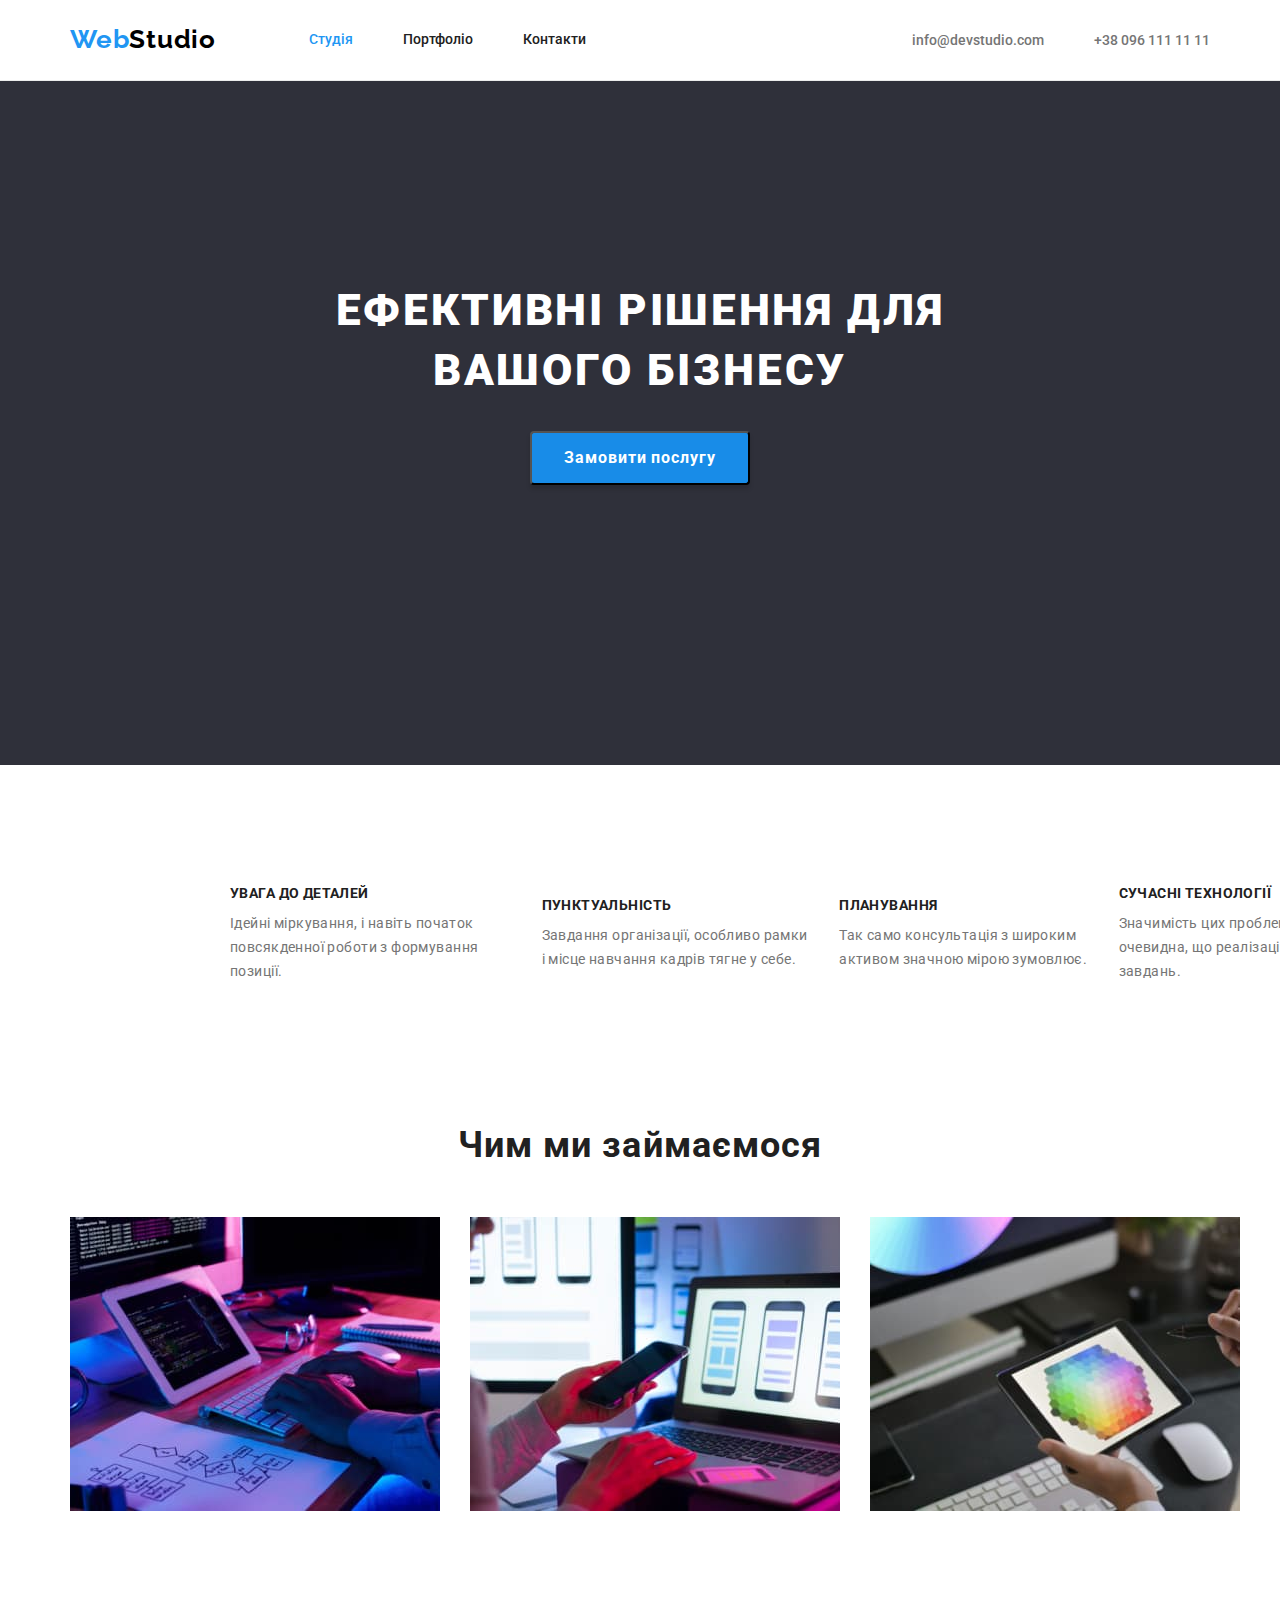
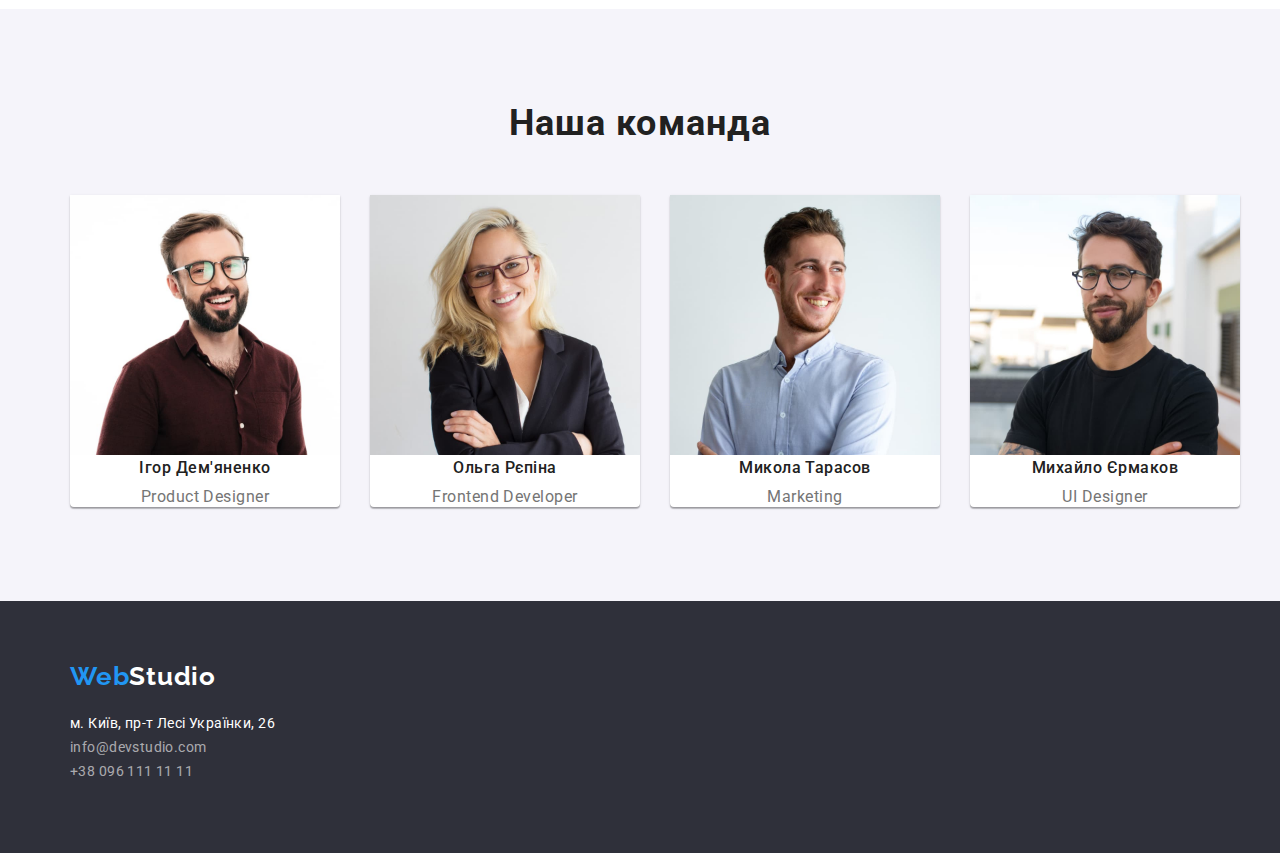
<file: index.html>
<!DOCTYPE html>
<html lang="uk">
<head>
    <meta charset="UTF-8">
    <meta http-equiv="X-UA-Compatible" content="IE=edge">
    <meta name="viewport" content="width=device-width, initial-scale=1.0">
    <link rel="preconnect" href="https://fonts.googleapis.com">
    <link rel="preconnect" href="https://fonts.gstatic.com" crossorigin>
    <link href="https://fonts.googleapis.com/css2?family=Raleway:wght@700&family=Roboto:wght@400;500;700;900&display=swap"
        rel="stylesheet">
        <link rel="stylesheet" href="./css/modern-normalize.css">
        <link rel="stylesheet" href="./css/styles.css">
    <title>WebStudio</title>
</head>
<body>
<!--Шапка-->
    <header class="page-header">
        <div class="container header-container">
    <a href="./index.html" class="header-logo"> <span class="logo-web">Web</span><span class="logo-studio">Studio</span></a>
    <nav class="navigation">
    <ul class="navigation-list list">
        <li class="navigation-link"> <a href="./index.html" class="link-current">Студія</a></li>
        <li class="navigation-link"> <a href="./portfolio.html">Портфоліо</a></li>
        <li class="navigation-link"> <a href="">Контакти</a></li>
    </ul>
</nav>
<ul class="contacts-list list">
    <li class="contacts-link"> <a href="mailto:info@devstudio.com">info@devstudio.com</a></li>
    <li class="contacts-link"> <a href="tel:+380961111111">+38 096 111 11 11</a></li>
</ul>
</div>
    </header>
<!--Герой-->
    <main>
        <section class="hero section">
            <div class="container">
            <h1 class="hero-text">Ефективні рішення для вашого бізнесу</h1>
            <button type="button" class="hero-btn">Замовити послугу</button>
            </div>
        </section>
<section class="testimonials section">
    <div class="container">
    <h2 class="visually-hidden">Правила роботи</h2>
    <ul class="testimonials-scroll list">
        <li class="testimonials-item">
            <h3 class="testimonials-text">Увага до деталей</h3>
            <p class="testimonials-description">Ідейні міркування, і навіть початок повсякденної роботи з формування позиції.</p>
        </li>
        <li class="testimonials-item">
            <h3 class="testimonials-text">Пунктуальність</h3>
            <p class="testimonials-description">Завдання організації, особливо рамки і місце навчання кадрів тягне у себе.</p>
        </li>
        <li class="testimonials-item">
            <h3 class="testimonials-text">Планування</h3>
            <p class="testimonials-description">Так само консультація з широким активом значною мірою зумовлює.</p>
        </li>
        <li class="testimonials-item">
            <h3 class="testimonials-text">Сучасні технології</h3>
            <p class="testimonials-description">Значимість цих проблем настільки очевидна, що реалізація планових завдань.</p>
        </li>
    </ul>
    </div>
</section>
<section class="about-projects section">
    <div class="container">
    <h2 class="about-sections">Чим ми займаємося</h2>
    <ul class="about-scroll list">
        <li class="about-item"><img src="./images/keyboard.jpg" alt="створення коду за макетом" width="370"></li>
        <li class="about-item"><img src="./images/cellphone.jpg" alt="виконання UX/UI дизайну" width="370"></li>
        <li class="about-item"><img src="./images/rgb.jpg" alt="підбір кольору за допомогою RGB" width="370"></li>  
</ul>
</div>
</section>
<section class="about-team section">
    <div class="container">
    <h2 class="about-sections">Наша команда</h2>
    <ul class="about-scroll list">
        <li class="team-item"> <img src="./images/team-member1.jpg" alt="Ігор Дем'яненко" width="270">
            <h3 class="about-names">Ігор Дем'яненко</h3>
        <p lang="en" class="about-jobs">Product Designer</p></li>
    <li class="team-item"> <img src="./images/team-member2.jpg" alt="Ольга Рєпіна" width="270">
        <h3 class="about-names">Ольга Рєпіна</h3>
    <p lang="en" class="about-jobs">Frontend Developer</p></li>
    <li class="team-item"><img src="./images/team-member3.jpg" alt="Микола Тарасов" width="270">
        <h3 class="about-names">Микола Тарасов</h3>
    <p lang="en" class="about-jobs">Marketing</p></li>
    <li class="team-item"><img src="./images/team-member4.jpg" alt="Михайло Єрмаков" width="270">
        <h3 class="about-names">Михайло Єрмаков</h3>
    <p lang="en" class="about-jobs">UI Designer</p></li>
    </ul>
    </div>
</section>
    </main>
    <footer class="page-footer">
        <div class="container footer-container">
            <a href="./index.html" class="footer-logo"> <span class="footer-web">Web</span><span class="footer-studio">Studio</span></a>
            <address class="contact-information">
                <ul class="contact-detail list">
                    <li class="contact-address"><a href="https://goo.gl/maps/zb56BNehS5EqS8ZaA" rel="noopener" target="_blank">м. Київ, пр-т Лесі Українки, 26</a></li>
                    <li class="contact-link"><a href="mailto:info@devstudio.com">info@devstudio.com</a></li>
                    <li class="contact-link"><a href="tel:+380961111111">+38 096 111 11 11</a></li>
        </ul>
        </address>
        </div>
    </footer>
</body>
</html>
</file>
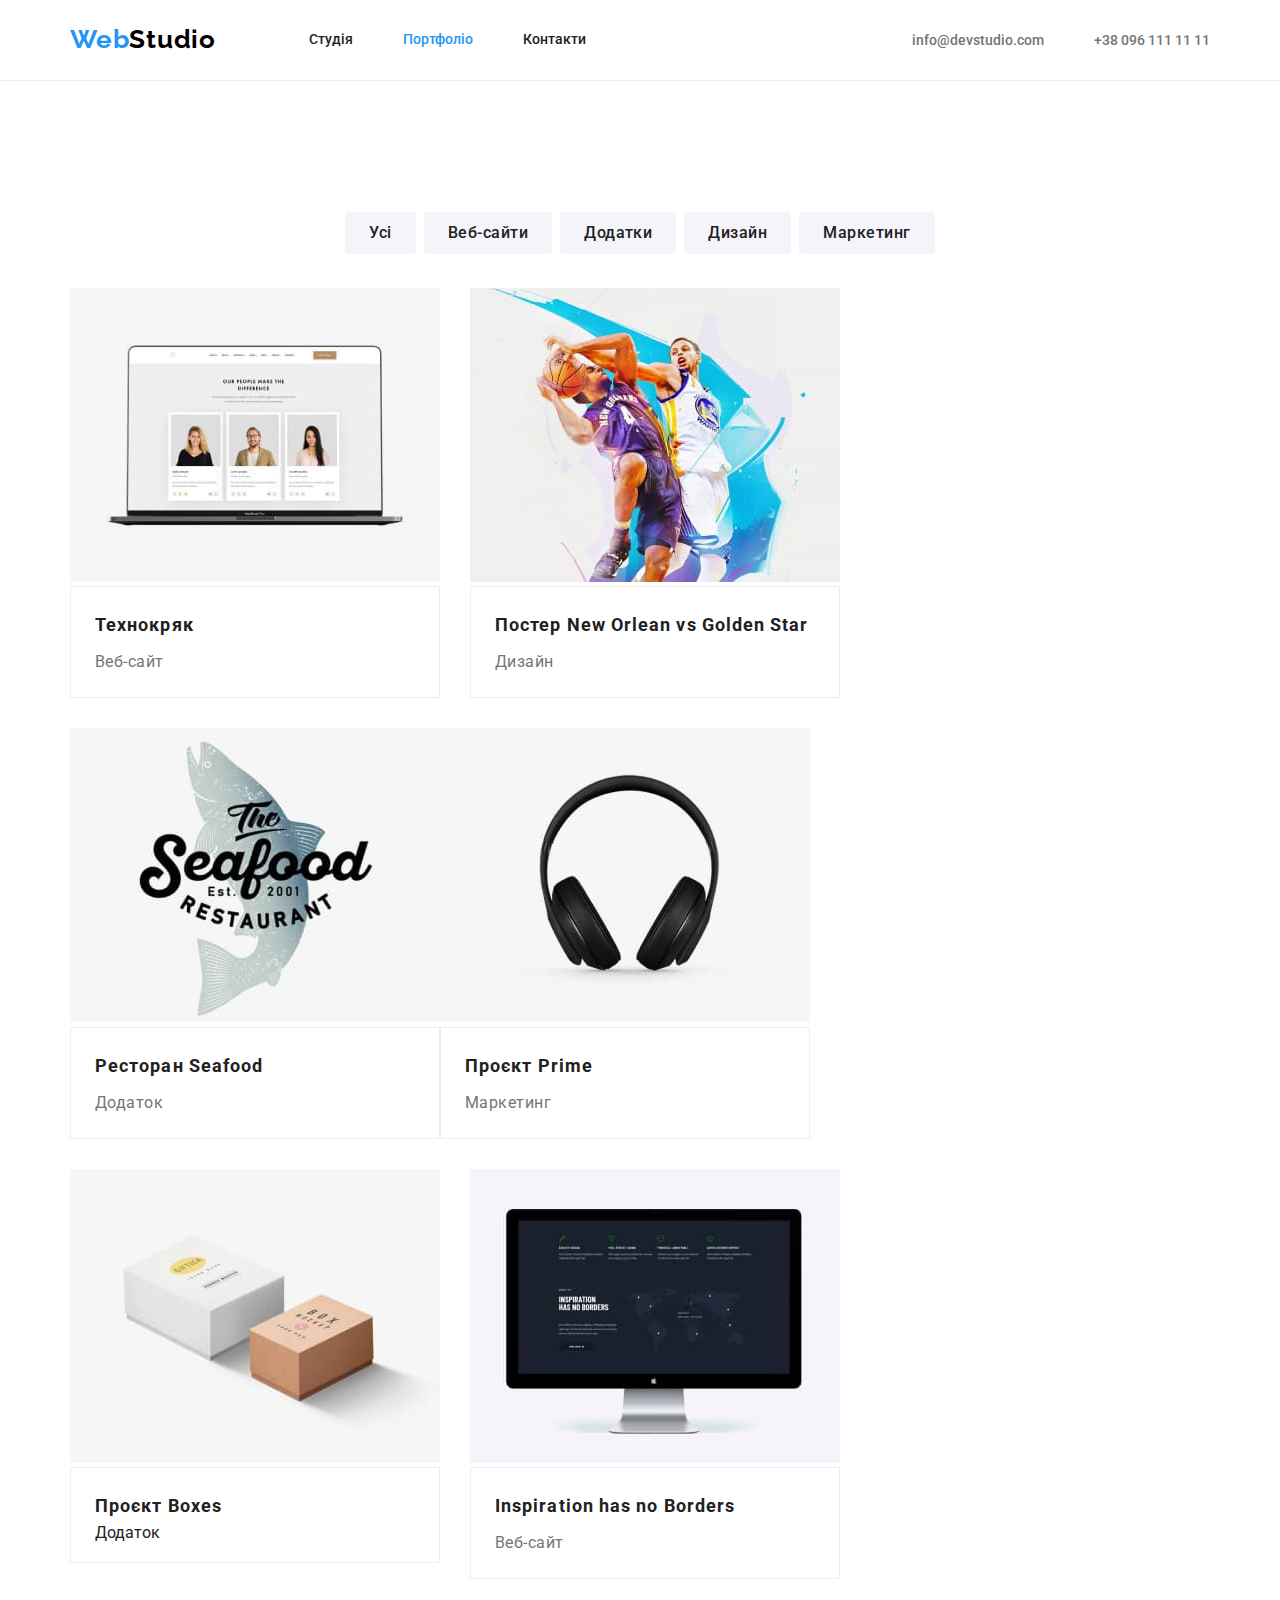
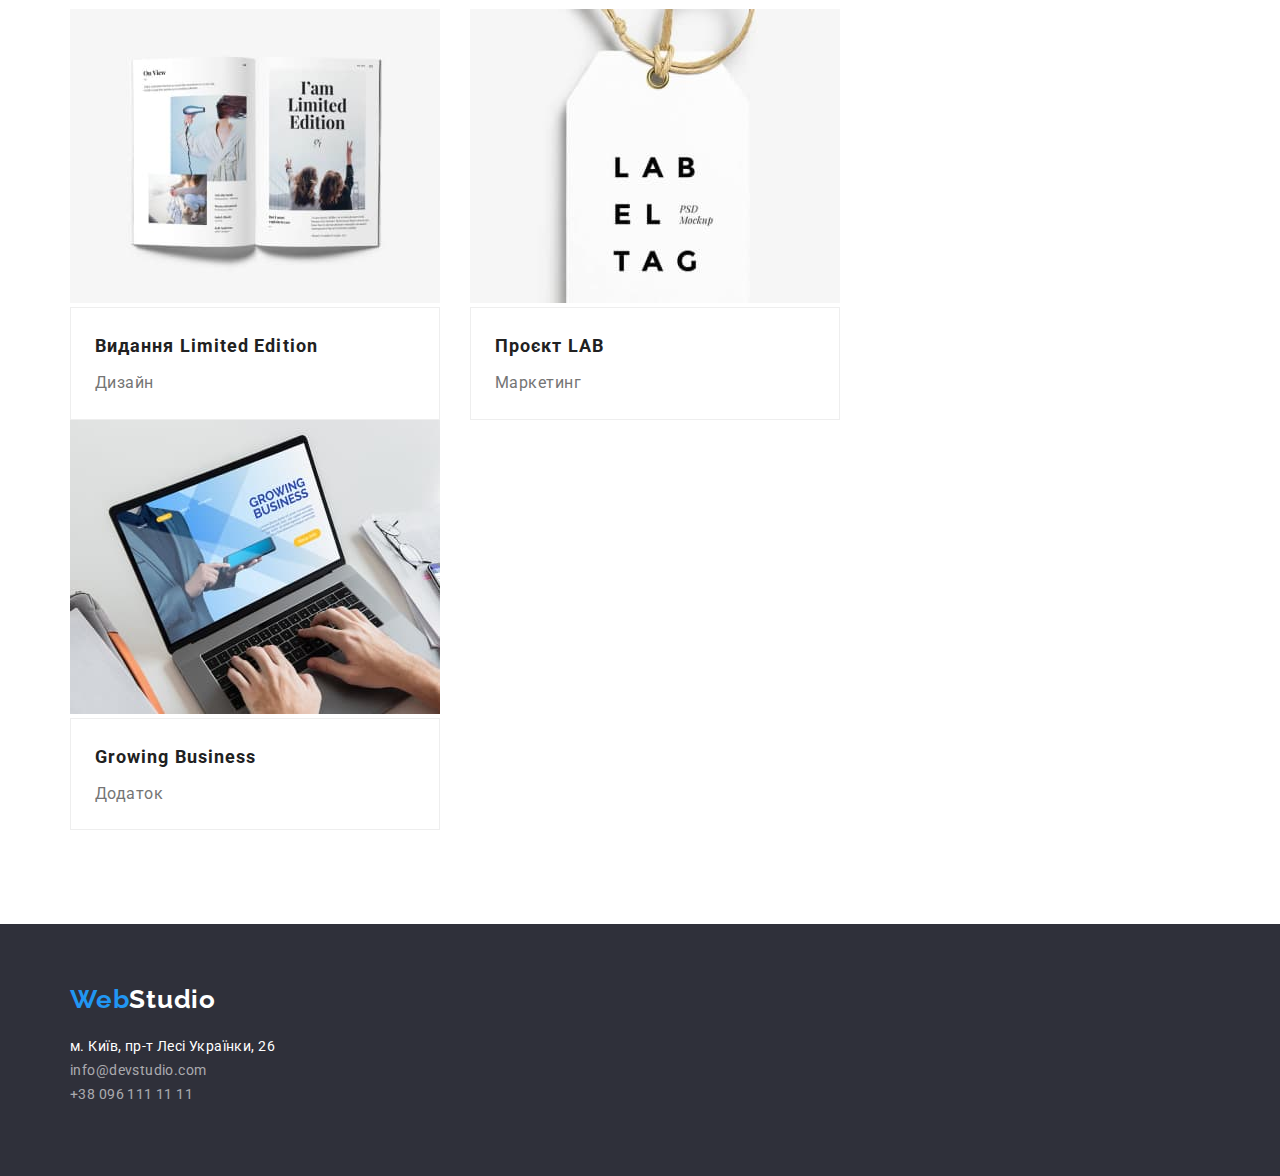
<file: portfolio.html>
<!DOCTYPE html>
<html lang="uk">

<head>
    <meta charset="UTF-8">
    <meta http-equiv="X-UA-Compatible" content="IE=edge">
    <meta name="viewport" content="width=device-width, initial-scale=1.0">
    <link rel="preconnect" href="https://fonts.googleapis.com">
    <link rel="preconnect" href="https://fonts.gstatic.com" crossorigin>
    <link href="https://fonts.googleapis.com/css2?family=Raleway:wght@700&family=Roboto:wght@400;500;700;900&display=swap"
        rel="stylesheet">
        <link rel="stylesheet" href="./css/modern-normalize.css">
        <link rel="stylesheet" href="./css/styles.css">
    <title>Portfolio</title>
</head>

<body>
    <!--Шапка-->
    <header class="page-header">
        <div class="container header-container">
            <a href="./index.html" class="header-logo"> <span class="logo-web">Web</span><span class="logo-studio">Studio</span></a>
            <nav class="navigation">
                <ul class="navigation-list list">
                    <li class="navigation-link"> <a href="./index.html">Студія</a></li>
                    <li class="navigation-link"> <a href="./portfolio.html" class="link-current">Портфоліо</a></li>
                    <li class="navigation-link"> <a href="">Контакти</a></li>
                </ul>
            </nav>
            <ul class="contacts-list list">
                <li class="contacts-link"> <a href="mailto:info@devstudio.com">info@devstudio.com</a></li>
                <li class="contacts-link"> <a href="tel:+380961111111">+38 096 111 11 11</a></li>
            </ul>
        </div>
    </header>
    <main>
        <section class="filters section">
            <div class="container">
            <h1 class="visually-hidden">Фільтри</h1>
<ul class="filters-list list">
    <li class="filters-item"> <button type="button" class="filters-btn">Усі</button></li>
   <li class="filters-item"> <button type="button" class="filters-btn">Веб-сайти</button></li>
    <li class="filters-item"> <button type="button" class="filters-btn">Додатки</button></li>
    <li class="filters-item"> <button type="button" class="filters-btn">Дизайн</button></li>
   <li class="filters-item"> <button type="button" class="filters-btn">Маркетинг</button></li>
</ul>
<ul class="project list">
    <li class="project-list"> 
        <img src="./images/screen.jpg" alt="Розділ команди веб-сайту" width="370"/> 
        <div class="project-description">
        <h2 class="project-name">Технокряк</h2> 
        <p class="project-type">Веб-сайт</p> 
        </div>
    </li>
    <li class="project-list"> 
        <img src="./images/basketball-players.jpg" alt="Два гравці баскетбольних команд із м'ячем" width="370"/> 
        <div class="project-description">
        <h2 class="project-name">Постер <span lang="en">New Orlean vs Golden Star</span></h2> 
        <p class="project-type">Дизайн</p> 
        </div>
    </li>
    <li class="project-list"> 
        <img src="./images/label.jpg" alt="Банер ресторану морської їжі" width="370"/> 
        <div class="project-description">
        <h2 class="project-name">Ресторан <span lang="en">Seafood</span></h2> 
        <p class="project-type">Додаток</p> 
        </div>
    </li>
    <li class="project-list"> 
        <img src="./images/headphones.jpg" alt="Чорні навушники" width="370"/> 
        <div class="project-description">
        <h2 class="project-name">Проєкт <span lang="en">Prime</span></h2> 
        <p class="project-type">Маркетинг</p> 
        </div>
    </li>
    <li class="project-list"> 
        <img src="./images/boxes.jpg" alt="Дві коробки" width="370"/> 
        <div class="project-description">
        <h2 class="project-name">Проєкт <span lang="en">Boxes</span></h2> 
        <p>Додаток</p> 
        </div>
    </li>
    <li class="project-list"> 
        <img src="./images/tv.jpg" alt="Домашня сторінка вебсайту" width="370"/> 
        <div class="project-description">
        <h2 lang="en" class="project-name">Inspiration has no Borders</h2> 
        <p class="project-type">Веб-сайт</p> 
        </div>
    </li>
    <li class="project-list"> 
        <img src="./images/book.jpg" alt="Буклет дизайнерської компанії" width="370"/> 
        <div class="project-description">
        <h2 class="project-name">Видання <span lang="en">Limited Edition</span></h2> 
        <p class="project-type">Дизайн</p> 
        </div>
    </li>
    <li class="project-list"> 
        <img src="./images/tag.jpg" alt="Ярлик із написом" width="370"/> 
        <div class="project-description">
        <h2 class="project-name">Проєкт <span lang="en">LAB</span></h2> 
        <p class="project-type">Маркетинг</p> 
        </div>
    </li>
    <li class="project-list"> 
        <img src="./images/laptop.jpg" alt="Вхід в додаток з комп'ютера" width="370"/> 
        <div class="project-description">
        <h2 lang="en" class="project-name">Growing Business</h2> 
        <p class="project-type">Додаток</p> 
        </div>
    </li>
</ul>
</div>
        </section>
    </main>
    <footer class="page-footer">
        <div class="container footer-container">
            <a href="./index.html" class="footer-logo"> <span class="footer-web">Web</span><span class="footer-studio">Studio</span></a>
            <address class="contact-information">
                <ul class="contact-detail list">
                    <li class="contact-address"><a href="https://goo.gl/maps/zb56BNehS5EqS8ZaA" rel="noopener" target="_blank">м.
                            Київ, пр-т Лесі Українки, 26</a></li>
                    <li class="contact-link"><a href="mailto:info@devstudio.com">info@devstudio.com</a></li>
                    <li class="contact-link"><a href="tel:+380961111111">+38 096 111 11 11</a></li>
                </ul>
            </address>
        </div>
    </footer>
    </body>
    
    </html>
</file>
<file: css/styles.css>
:root {
    --primary-color: #ffffff;
    /*Цвет #212121 для ссылок вверху слева, кнопок, названий разделов и заглавий*/
    --title-color: #212121;
    --first-background-color: #2f303a;
    /*Цвет #757575 для контактов вверху справа и описательной части текста*/
    --contacts-list-color: #757575;
    --accent-color: #2196f3;
    --secondary-color: #000000;
    --footer-contact-color: rgba(255, 255, 255, 0.6);
    --border-solid-color: #eeeeee;
    --border-bottom-color: #ececec;
    --about-team-background-color: #f5f4fa;
    --hero-button-background-color: #188CE8;
}
body {
    font-family: 'Roboto', sans-serif;
    background-color: var(--primary-color);
    color: var(--title-color);
}
.list {
    list-style: none;
}
p,
h1,
h2,
h3,
h4,
h5,
h6,
ul {
    margin: 0;
}
ul {
    padding: 0;
}
.section {
    padding: 94px 0;
}
.container {
    width: 1170px;
    padding: 0 15px;
    margin: 0 auto;
}
/*Шапка*/
.page-header {
    border-bottom: 1px solid var(--border-bottom-color);
}
.header-container {
display: flex;
align-items: center;
}
/*Логотип*/
.header-logo {
    font-family: Raleway;
    font-weight: 700;
    font-size: 26px;
    line-height: 1.2;
    letter-spacing: 0.03em;
    text-decoration: none; 
}
.logo-web {
color: var(--accent-color);
}
.logo-studio {
color: var(--secondary-color);
}
/*Коробочка для ссылок*/
.navigation {
    margin-left: 93px;
}
/*Коробочка для ссылок слева*/
.navigation-list {
display: flex;
align-items: center;
}
.navigation-list .link-current{
color: var(--accent-color);
}
/*Ссылки в шапке*/
.navigation-link a{
    font-weight: 500;
    font-size: 14px;
    line-height: 1.14;
    color: var(--title-color);
    text-decoration: none;
    display: block;
    padding: 32px 0;
}
.navigation-list .navigation-link:not(:last-child) {
    margin-right: 50px;
}
/*Коробочка для контактов справа*/
.contacts-list {
    display: flex;
    align-items: center;
    margin-left: auto;
}
.contacts-link:not(:last-child) {
    margin-right: 50px;
}
/*Контакты в шапке*/
.contacts-link a{
    font-weight: 500;
    font-size: 14px;
    line-height: 1.14;
    color: var(--contacts-list-color);
    text-decoration: none;
}
/*Настройка hover и focus*/
.navigation-list a:hover,
.navigation-list a:focus,
.contact-detail a:hover,
.contact-detail a:focus,
.contacts-list a:hover,
.contacts-list a:focus
{
    color: var(--accent-color);
}
.hero-btn:hover,
.hero-btn:focus {
    background-color: var(--accent-color);
    color: var(--primary-color)
}
.filters-btn:hover,
.filters-btn:focus {
    background-color: var(--accent-color);
    color: var(--primary-color);
    box-shadow: 0px 3px 1px rgba(0, 0, 0, 0.1), 0px 1px 2px rgba(0, 0, 0, 0.08),
            0px 2px 2px rgba(0, 0, 0, 0.12);
}
/*Коробочка "Герой"*/
.hero {
    background-color: var(--first-background-color);
    padding: 200px 0 280px;
    text-align: center;
}
/*Название героя*/
.hero-text {
    font-weight: 900;
    font-size: 44px;
    line-height: 1.36;
    text-align: center;
    letter-spacing: 0.06em;
    text-transform: uppercase;
    color: var(--primary-color);
    margin: 0 auto 30px;
    width: 696px;
}
/*Кнопка заказа в разделе герой*/
.hero-btn {
    cursor: pointer;
    font-family: inherit;
    font-weight: 700;
    font-size: 16px;
    line-height: 1.88;
    text-align: center;
    letter-spacing: 0.06em;
    padding: 10px 32px;
    background-color: var(--hero-button-background-color);
    color: var(--primary-color);
    border-radius: 4px;
    box-shadow: 0px 4px 4px rgba(0, 0, 0, 0.15);
}
/*Коробочка "Правила работы"*/
/*Скрыть название "Правила работы" в разделе студии и "Фильтры" в разделе портфолио*/
.visually-hidden {
  visibility: hidden;  
}
/*Коробочка для правила*/
.testimonials {
    margin-left: 215px;
    margin-right: 215px;
    padding: 94px 0;
}
.testimonials-scroll {
    display: flex;
    align-items: center;
    width: 1170px;
}
.testionials.item {
        width: 270px;
        font-weight: normal;
        font-size: 14px;
        line-height: 1.71;
        letter-spacing: 0.03em;
        color: var(--contacts-list-color);
        align-items: center;
}
.testimonials-item:not(:last-child) {
    margin-right: 30px;
}
/*Название правил*/
.testimonials-text {
    font-weight: 700;
    font-size: 14px;
    line-height: 1.14;
    letter-spacing: 0.03em;
    text-transform: uppercase;
    color: var(--title-color);
    margin: 0 0 10px 0;
}
/*Описание правил*/
.testimonials-description {
    font-size: 14px;
    line-height: 1.71;
    letter-spacing: 0.03em;
    color: var(--contacts-list-color);
}
/*Коробочка "Чем мы занимаемся"*/
.about-projects {
    padding: 47px 0 94px 0;
}
/*Название "Чем мы занимаемся""*/
.about-sections {
    font-weight: 700;
    font-size: 36px;
    line-height: 1.16;
    text-align: center;
    letter-spacing: 0.03em;
    color: var(--title-color);
    margin-bottom: 50px;
}
.about-scroll {
    display: flex;
}
.about-item {
    align-items: center;
}
.about-item:not(:last-child) {
    margin-right: 30px;
}
/*Коробочка "Наша команда"*/
.about-team {
background-color: var(--about-team-background-color);
}
.team-item {
    box-shadow: 0px 1px 3px rgba(0, 0, 0, 0.12), 0px 1px 1px rgba(0, 0, 0, 0.14),
        0px 2px 1px rgba(0, 0, 0, 0.2);
    border-radius: 0px 0px 4px 4px;
    background-color: var(--primary-color);
}
.team-item:not(:last-child) {
    margin-right: 30px;
}
/*Имена сотрудников*/
.about-names {
    font-size: 16px;
    font-weight: 500;
    line-height: 1.18;
    text-align: center;
    letter-spacing: 0.03em;
    color: var(--title-color);
    margin-bottom: 10px;
}
/*Должности сотрудников*/
.about-jobs {
    line-height: 1.18;
    text-align: center;
    letter-spacing: 0.03em;
    color: var(--contacts-list-color);
}
/*Футер*/
.page-footer {
background-color: var(--first-background-color);
padding: 60px 0;
}
.footer-logo {
    font-family: Raleway;
    font-weight: 700;
    font-size: 26px;
    line-height: 1.2;
    letter-spacing: 0.03em;
    text-decoration: none;
}
.footer-web {
    color: var(--accent-color);
}

.footer-studio {
    color: var(--primary-color);
}
/*Адрес в футере*/
.contact-information {
    font-style: normal;
    margin-top: 20px;
}
.contact-detail {
    display: block;
}
.contact-address a{
    font-size: 14px;
    line-height: 1.7;
    letter-spacing: 0.03em;
    color: var(--primary-color);
    text-decoration: none;
    font-style: normal;
}
/*Ссыдки в футере*/
.contact-link a{
    font-size: 14px;
    line-height: 1.7;
    letter-spacing: 0.03em;
    color: var(--footer-contact-color);
    text-decoration: none;
    font-style: normal;
}
.contact-address + .contact-link + .contact-link {
    margin-bottom: 9px;
}
/*Страница портфолио*/
/*Секция с кнопками фильтра*/
.filters-list {
display: flex;
justify-content: center;
margin-bottom: 34px;
}
/*Кнопки фильтра*/
.filters-btn {
    cursor: pointer;
    font-family: inherit;
    font-weight: 500;
    font-size: 16px;
    line-height: 1.62;
    text-align: center;
    letter-spacing: 0.03em;
    color: var(--title-color);
    background-color: var(--about-team-background-color);
    padding: 6px 22px;
    border-radius: 4px;
    border-color: transparent;
}
.filters-item:not(:last-child) {
    margin-right: 8px;
}
/*Секция с перечнем проектов*/
.project {
    display: flex;
    flex-wrap: wrap;
}
/*Коробочка для проектов*/
.project-list {
    background: var(--primary-color);
    box-sizing: border-box;
}
.project-list:not(:nth-child(3n)) {
    margin-right: 30px;
}
.project-list:not(:nth-last-child(-n + 3)) {
    margin-bottom: 30px;
}
.project-description {
    padding: 20px 24px;
    border-top: none;
    border: 1px solid var(--border-solid-color);
}
/*Название проекта*/
.project-name {
    font-weight: 700;
    font-size: 18px;
    line-height: 2;
    letter-spacing: 0.06em;
    color: var(--title-color);
}
/*Тип проекта*/
.project-type {
    line-height: 1.88;
    letter-spacing: 0.03em;
    color: var(--contacts-list-color);
    margin-top: 4px;
}
</file>
